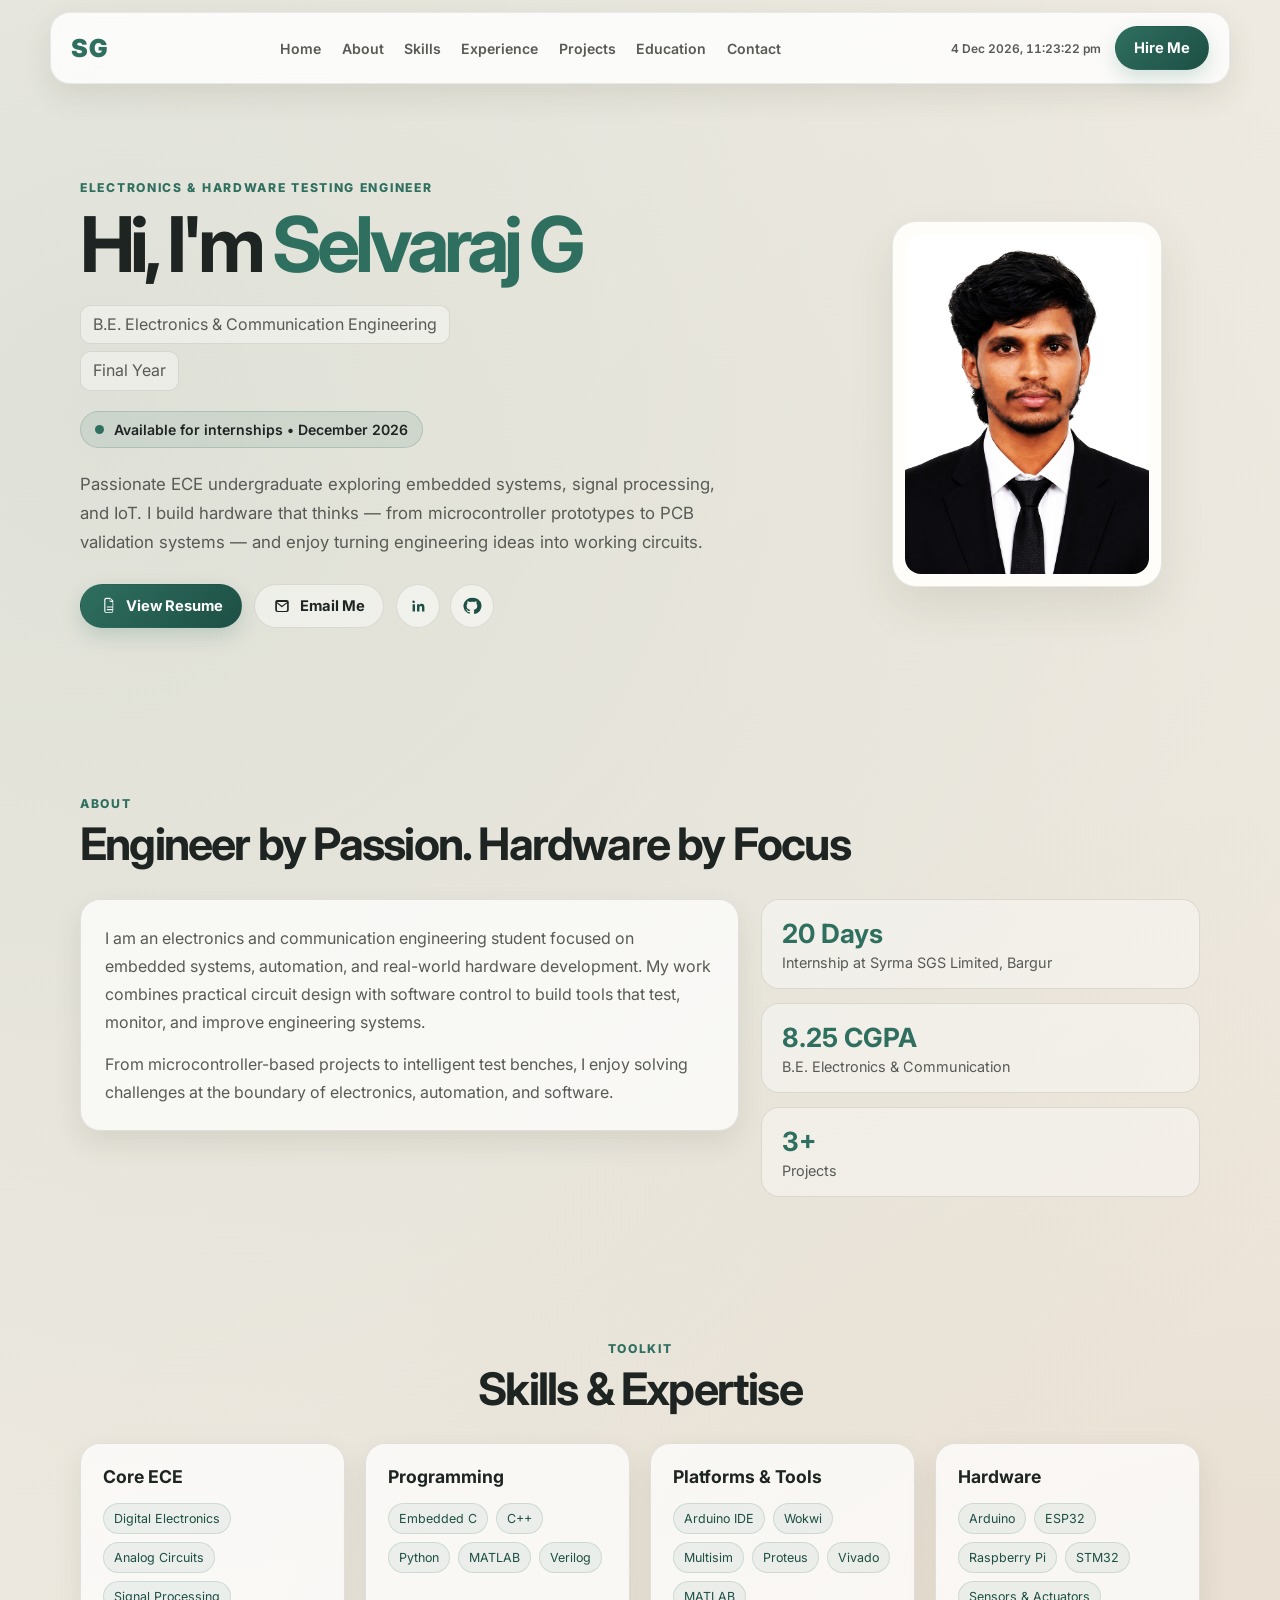
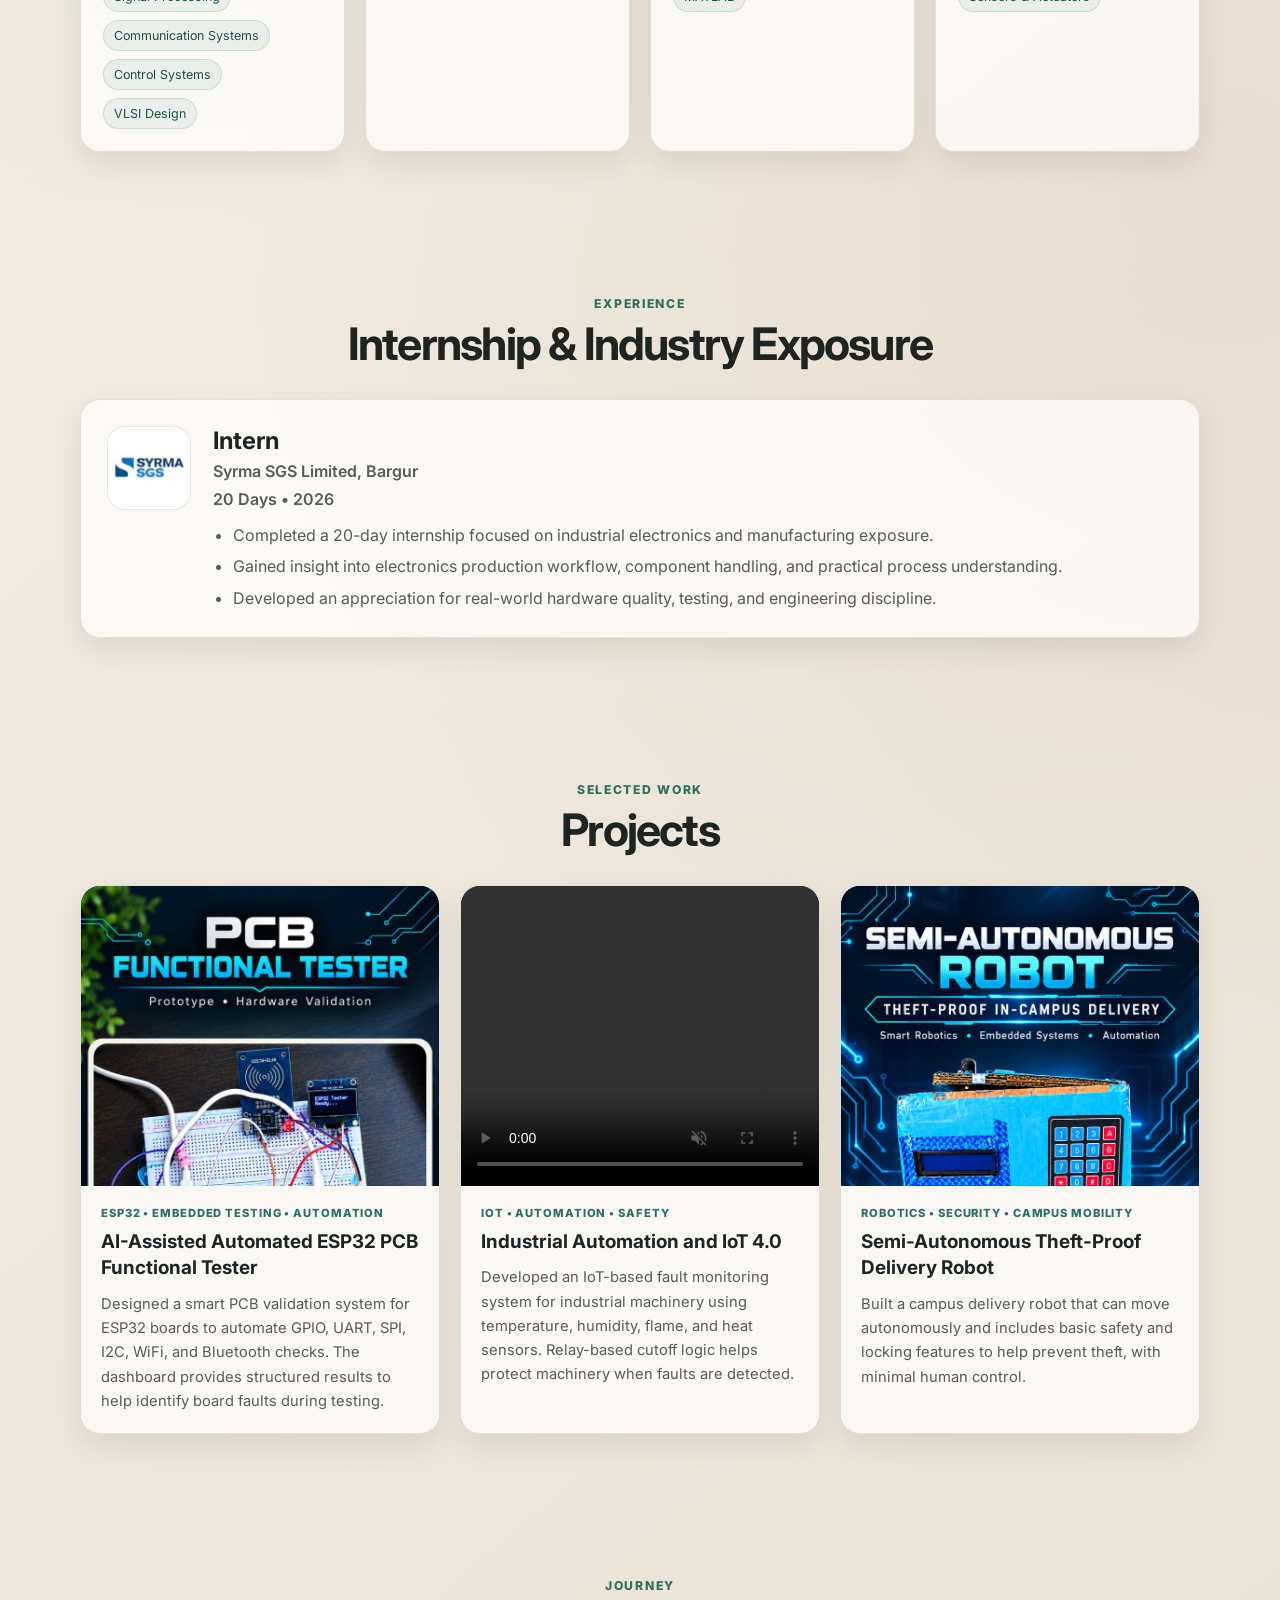
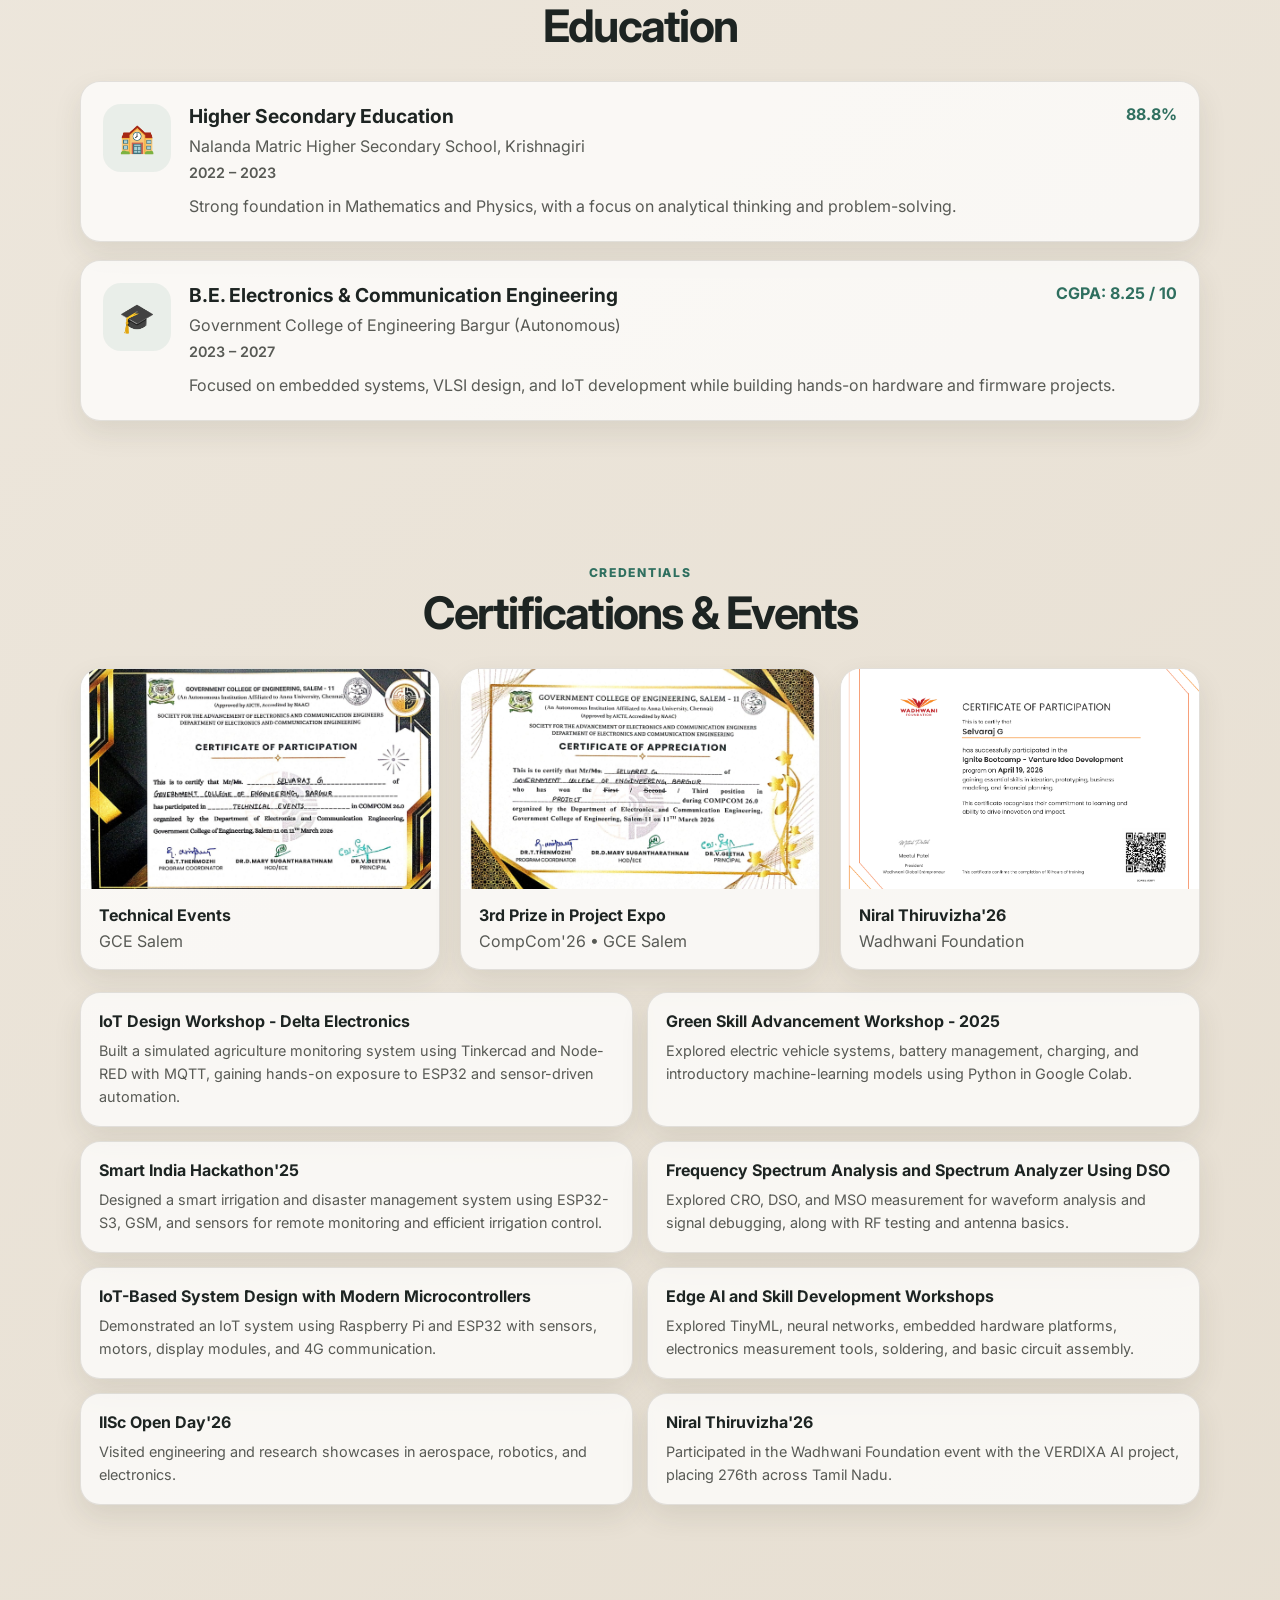
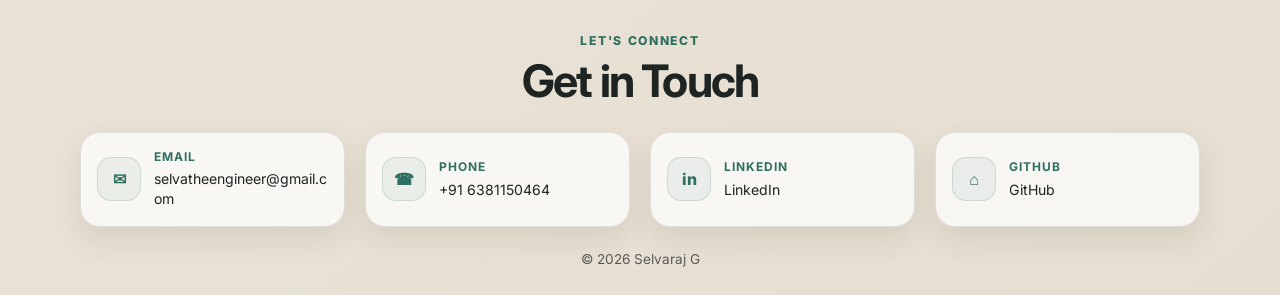
<file: index.html>
<!DOCTYPE html>
<html lang="en">
  <head>
    <meta charset="UTF-8" />
    <meta name="viewport" content="width=device-width, initial-scale=1.0" />
    <meta
      name="description"
      content="Selvaraj G's portfolio in electronics, hardware testing, embedded systems, and IoT."
    />
    <title>Selvaraj G | Electronics &amp; Hardware Testing Engineer</title>
    <link rel="preconnect" href="https://fonts.googleapis.com" />
    <link rel="preconnect" href="https://fonts.gstatic.com" crossorigin />
    <link
      href="https://fonts.googleapis.com/css2?family=Inter:wght@400;500;600;700;800;900&display=swap"
      rel="stylesheet"
    />
    <link rel="stylesheet" href="style.css" />
  </head>
  <body>
    <header class="topbar">
      <a class="brand" href="#home" aria-label="Selvaraj G home">SG</a>
      <nav class="nav" aria-label="Main navigation">
        <a href="#home">Home</a>
        <a href="#about">About</a>
        <a href="#skills">Skills</a>
        <a href="#experience">Experience</a>
        <a href="#projects">Projects</a>
        <a href="#education">Education</a>
        <a href="#contact">Contact</a>
      </nav>
      <div class="topbar-right">
        <time class="live-clock" id="live-clock" aria-label="Current date and time"></time>
        <a class="nav-cta" href="#contact">Hire Me</a>
      </div>
    </header>

    <main>
      <section class="hero" id="home">
        <div class="hero-copy">
          <p class="eyebrow">Electronics &amp; Hardware Testing Engineer</p>
          <h1>Hi, I'm <span>Selvaraj G</span></h1>
          <div class="hero-subtitle" aria-label="B.E. Electronics & Communication Engineering, Final Year">
            <p class="degree-line">B.E. Electronics &amp; Communication Engineering</p>
            <p class="year-line">Final Year</p>
          </div>
          <p class="availability-pill"><span class="pulse" aria-hidden="true"></span>Available for internships • December 2026</p>
          <p class="lead">
            Passionate ECE undergraduate exploring embedded systems, signal processing, and IoT.
            I build hardware that thinks — from microcontroller prototypes to PCB validation
            systems — and enjoy turning engineering ideas into working circuits.
          </p>
          <div class="cta-row">
            <a class="btn btn-primary" href="https://drive.google.com/file/d/1y0BRIrKEnvIbeT_kB8ZUXoPT676v6pBp/view?usp=drive_link" target="_blank" rel="noopener noreferrer">
              <svg viewBox="0 0 24 24" aria-hidden="true"><path d="M7 3.5A2.5 2.5 0 0 1 9.5 1h5.25a.75.75 0 0 1 .53.22l3.5 3.5a.75.75 0 0 1 .22.53V18.5A2.5 2.5 0 0 1 17 21H9.5A2.5 2.5 0 0 1 7 18.5v-15Zm2.5-.5a1 1 0 0 0-1 1v15a1 1 0 0 0 1 1H17a1 1 0 0 0 1-1V6.5h-2.5A1.5 1.5 0 0 1 14 5V2.5H9.5Zm5 1.07V5h2.93l-2.93-2.93ZM11 12.5h6.5a.75.75 0 0 1 0 1.5H11a.75.75 0 0 1 0-1.5Zm0 3.5h6.5a.75.75 0 0 1 0 1.5H11a.75.75 0 0 1 0-1.5Z"/></svg>
              View Resume
            </a>
            <a class="btn btn-secondary" href="mailto:selvatheengineer@gmail.com">
              <svg viewBox="0 0 24 24" aria-hidden="true"><path d="M3 6.75A2.75 2.75 0 0 1 5.75 4h12.5A2.75 2.75 0 0 1 21 6.75v10.5A2.75 2.75 0 0 1 18.25 20H5.75A2.75 2.75 0 0 1 3 17.25V6.75Zm2.2-.25 6.8 5.28 6.8-5.28H5.2Zm13.55 1.97-6.32 4.9a1 1 0 0 1-1.26 0L5.25 8.47v8.78c0 .69.56 1.25 1.25 1.25h10.99c.69 0 1.25-.56 1.25-1.25V8.47Z"/></svg>
              Email Me
            </a>
            <div class="social-links" aria-label="Social profiles">
              <a href="https://www.linkedin.com/in/selvaraj-g-5100303b3/" target="_blank" rel="noopener noreferrer" aria-label="LinkedIn">
                <svg viewBox="0 0 24 24" aria-hidden="true"><path d="M6.94 8.5A1.56 1.56 0 1 1 6.94 5.4a1.56 1.56 0 0 1 0 3.1ZM5.5 9.75h2.9v8.75H5.5V9.75Zm5.13 0h2.77v1.2h.04c.39-.74 1.34-1.52 2.76-1.52 2.96 0 3.5 1.95 3.5 4.48v4.59h-2.9v-4.3c0-1.02-.02-2.34-1.42-2.34-1.43 0-1.65 1.12-1.65 2.27v4.37h-2.9V9.75Z"/></svg>
              </a>
              <a href="https://github.com/selvaraj-ctrl" target="_blank" rel="noopener noreferrer" aria-label="GitHub">
                <svg viewBox="0 0 24 24" aria-hidden="true"><path d="M12 2.25A9.75 9.75 0 0 0 8.62 21.3c.49.09.67-.21.67-.47v-1.68c-2.72.59-3.3-1.17-3.3-1.17-.45-1.14-1.1-1.45-1.1-1.45-.9-.61.07-.6.07-.6 1 .07 1.53 1.03 1.53 1.03.88 1.52 2.32 1.08 2.89.83.09-.64.35-1.08.64-1.33-2.17-.25-4.45-1.09-4.45-4.83 0-1.07.38-1.94 1.01-2.62-.1-.25-.44-1.29.1-2.68 0 0 .83-.27 2.72 1.01A9.4 9.4 0 0 1 12 7.01c.84 0 1.69.11 2.49.33 1.88-1.28 2.71-1.01 2.71-1.01.54 1.39.2 2.43.1 2.68.63.68 1.01 1.55 1.01 2.62 0 3.75-2.29 4.58-4.47 4.82.36.31.68.92.68 1.86v2.76c0 .26.18.57.68.47A9.75 9.75 0 0 0 12 2.25Z"/></svg>
              </a>
            </div>
          </div>
        </div>
        <div class="hero-visual">
          <div class="portrait-card">
            <img src="image/image.png" alt="Portrait of Selvaraj G" />
          </div>
        </div>
      </section>

      <section class="section" id="about">
        <div class="section-heading">
          <p class="section-tag">About</p>
          <h2>Engineer by Passion. Hardware by Focus</h2>
        </div>
        <div class="about-grid">
          <div class="glass-card about-copy">
            <p>
              I am an electronics and communication engineering student focused on embedded
              systems, automation, and real-world hardware development. My work combines
              practical circuit design with software control to build tools that test, monitor,
              and improve engineering systems.
            </p>
            <p>
              From microcontroller-based projects to intelligent test benches, I enjoy solving
              challenges at the boundary of electronics, automation, and software.
            </p>
          </div>
          <div class="metrics">
            <div class="metric-box"><strong>20 Days</strong><span>Internship at Syrma SGS Limited, Bargur</span></div>
            <div class="metric-box"><strong>8.25 CGPA</strong><span>B.E. Electronics &amp; Communication</span></div>
            <div class="metric-box"><strong>3+</strong><span>Projects</span></div>
          </div>
        </div>
      </section>

      <section class="section" id="skills">
        <div class="section-heading center">
          <p class="section-tag">Toolkit</p>
          <h2>Skills &amp; Expertise</h2>
        </div>
        <div class="skills-grid">
          <article class="skill-card"><h3>Core ECE</h3><div class="tags"><span>Digital Electronics</span><span>Analog Circuits</span><span>Signal Processing</span><span>Communication Systems</span><span>Control Systems</span><span>VLSI Design</span></div></article>
          <article class="skill-card"><h3>Programming</h3><div class="tags"><span>Embedded C</span><span>C++</span><span>Python</span><span>MATLAB</span><span>Verilog</span></div></article>
          <article class="skill-card"><h3>Platforms &amp; Tools</h3><div class="tags"><span>Arduino IDE</span><span>Wokwi</span><span>Multisim</span><span>Proteus</span><span>Vivado</span><span>MATLAB</span></div></article>
          <article class="skill-card"><h3>Hardware</h3><div class="tags"><span>Arduino</span><span>ESP32</span><span>Raspberry Pi</span><span>STM32</span><span>Sensors &amp; Actuators</span></div></article>
        </div>
      </section>

      <section class="section" id="experience">
        <div class="section-heading center">
          <p class="section-tag">Experience</p>
          <h2>Internship &amp; Industry Exposure</h2>
        </div>
        <article class="experience-card glass-card">
          <div class="experience-icon"><img src="image/syrma-sgs-logo.jpg" alt="Syrma SGS Limited logo" /></div>
          <div class="experience-content">
            <h3>Intern</h3>
            <p class="company">Syrma SGS Limited, Bargur</p>
            <p class="duration">20 Days • 2026</p>
            <ul>
              <li>Completed a 20-day internship focused on industrial electronics and manufacturing exposure.</li>
              <li>Gained insight into electronics production workflow, component handling, and practical process understanding.</li>
              <li>Developed an appreciation for real-world hardware quality, testing, and engineering discipline.</li>
            </ul>
          </div>
        </article>
      </section>

      <section class="section" id="projects">
        <div class="section-heading center">
          <p class="section-tag">Selected Work</p>
          <h2>Projects</h2>
        </div>
        <div class="projects-grid">
          <article class="project-card">
            <div class="project-image"><img src="image/pcb-functional-tester.png" alt="ESP32 PCB functional tester prototype" /></div>
            <div class="project-body"><p class="project-tag">ESP32 • Embedded Testing • Automation</p><h3>AI-Assisted Automated ESP32 PCB Functional Tester</h3><p>Designed a smart PCB validation system for ESP32 boards to automate GPIO, UART, SPI, I2C, WiFi, and Bluetooth checks. The dashboard provides structured results to help identify board faults during testing.</p></div>
          </article>
          <article class="project-card">
            <div class="project-image"><video controls muted playsinline aria-label="Industrial IoT project demonstration"><source src="image/io.mp4" type="video/mp4" />Your browser does not support video playback.</video></div>
            <div class="project-body"><p class="project-tag">IoT • Automation • Safety</p><h3>Industrial Automation and IoT 4.0</h3><p>Developed an IoT-based fault monitoring system for industrial machinery using temperature, humidity, flame, and heat sensors. Relay-based cutoff logic helps protect machinery when faults are detected.</p></div>
          </article>
          <article class="project-card">
            <div class="project-image"><img src="image/delivery-robot.png" alt="Semi-autonomous theft-proof campus delivery robot" /></div>
            <div class="project-body"><p class="project-tag">Robotics • Security • Campus Mobility</p><h3>Semi-Autonomous Theft-Proof Delivery Robot</h3><p>Built a campus delivery robot that can move autonomously and includes basic safety and locking features to help prevent theft, with minimal human control.</p></div>
          </article>
        </div>
      </section>

      <section class="section" id="education">
        <div class="section-heading center">
          <p class="section-tag">Journey</p>
          <h2>Education</h2>
        </div>
        <div class="edu-stack">
          <article class="edu-card glass-card">
            <div class="edu-icon" aria-hidden="true">🏫</div>
            <div class="edu-content">
              <div class="edu-head"><h3>Higher Secondary Education</h3><span>88.8%</span></div>
              <p class="school">Nalanda Matric Higher Secondary School, Krishnagiri</p>
              <p class="date">2022 – 2023</p>
              <p>Strong foundation in Mathematics and Physics, with a focus on analytical thinking and problem-solving.</p>
            </div>
          </article>
          <article class="edu-card glass-card">
            <div class="edu-icon" aria-hidden="true">🎓</div>
            <div class="edu-content">
              <div class="edu-head"><h3>B.E. Electronics &amp; Communication Engineering</h3><span>CGPA: 8.25 / 10</span></div>
              <p class="school">Government College of Engineering Bargur (Autonomous)</p>
              <p class="date">2023 – 2027</p>
              <p>Focused on embedded systems, VLSI design, and IoT development while building hands-on hardware and firmware projects.</p>
            </div>
          </article>
        </div>
      </section>

      <section class="section" id="credentials">
        <div class="section-heading center">
          <p class="section-tag">Credentials</p>
          <h2>Certifications &amp; Events</h2>
        </div>
        <div class="credential-grid">
          <article class="credential-card glass-card"><img src="image/TE.jpeg" alt="Technical events certificate" /><div><h3>Technical Events</h3><p>GCE Salem</p></div></article>
          <article class="credential-card glass-card"><img src="image/PE.jpeg" alt="Project expo achievement certificate" /><div><h3>3rd Prize in Project Expo</h3><p>CompCom'26 • GCE Salem</p></div></article>
          <article class="credential-card glass-card"><img src="image/we.png" alt="Niral Thiruvizha certificate" /><div><h3>Niral Thiruvizha'26</h3><p>Wadhwani Foundation</p></div></article>
        </div>
        <div class="event-list">
          <article class="event-item glass-card"><h3>IoT Design Workshop - Delta Electronics</h3><p>Built a simulated agriculture monitoring system using Tinkercad and Node-RED with MQTT, gaining hands-on exposure to ESP32 and sensor-driven automation.</p></article>
          <article class="event-item glass-card"><h3>Green Skill Advancement Workshop - 2025</h3><p>Explored electric vehicle systems, battery management, charging, and introductory machine-learning models using Python in Google Colab.</p></article>
          <article class="event-item glass-card"><h3>Smart India Hackathon'25</h3><p>Designed a smart irrigation and disaster management system using ESP32-S3, GSM, and sensors for remote monitoring and efficient irrigation control.</p></article>
          <article class="event-item glass-card"><h3>Frequency Spectrum Analysis and Spectrum Analyzer Using DSO</h3><p>Explored CRO, DSO, and MSO measurement for waveform analysis and signal debugging, along with RF testing and antenna basics.</p></article>
          <article class="event-item glass-card"><h3>IoT-Based System Design with Modern Microcontrollers</h3><p>Demonstrated an IoT system using Raspberry Pi and ESP32 with sensors, motors, display modules, and 4G communication.</p></article>
          <article class="event-item glass-card"><h3>Edge AI and Skill Development Workshops</h3><p>Explored TinyML, neural networks, embedded hardware platforms, electronics measurement tools, soldering, and basic circuit assembly.</p></article>
          <article class="event-item glass-card"><h3>IISc Open Day'26</h3><p>Visited engineering and research showcases in aerospace, robotics, and electronics.</p></article>
          <article class="event-item glass-card"><h3>Niral Thiruvizha'26</h3><p>Participated in the Wadhwani Foundation event with the VERDIXA AI project, placing 276th across Tamil Nadu.</p></article>
        </div>
      </section>
    </main>

    <footer class="site-footer" id="contact">
      <div class="section-heading center footer-heading"><p class="section-tag">Let's Connect</p><h2>Get in Touch</h2></div>
      <div class="contact-grid">
        <div class="contact-card glass-card"><span class="contact-icon" aria-hidden="true">✉</span><div><h3>Email</h3><a href="mailto:selvatheengineer@gmail.com">selvatheengineer@gmail.com</a></div></div>
        <div class="contact-card glass-card"><span class="contact-icon" aria-hidden="true">☎</span><div><h3>Phone</h3><a href="tel:+916381150464">+91 6381150464</a></div></div>
        <div class="contact-card glass-card"><span class="contact-icon" aria-hidden="true">in</span><div><h3>LinkedIn</h3><a href="https://www.linkedin.com/in/selvaraj-g-5100303b3/" target="_blank" rel="noopener noreferrer">LinkedIn</a></div></div>
        <div class="contact-card glass-card"><span class="contact-icon" aria-hidden="true">⌂</span><div><h3>GitHub</h3><a href="https://github.com/selvaraj-ctrl" target="_blank" rel="noopener noreferrer">GitHub</a></div></div>
      </div>
      <p class="footer-note">© <span id="year"></span> Selvaraj G</p>
    </footer>

    <script src="script.js"></script>
    <script>
      const currentYear = document.getElementById("year");
      const liveClock = document.getElementById("live-clock");
      if (currentYear) currentYear.textContent = new Date().getFullYear();
      if (liveClock) {
        const updateClock = () => {
          const now = new Date();
          liveClock.dateTime = now.toISOString();
          liveClock.textContent = new Intl.DateTimeFormat("en-IN", {
            dateStyle: "medium",
            timeStyle: "medium",
          }).format(now);
        };
        updateClock();
        window.setInterval(updateClock, 1000);
      }
    </script>
  </body>
</html>
</file>
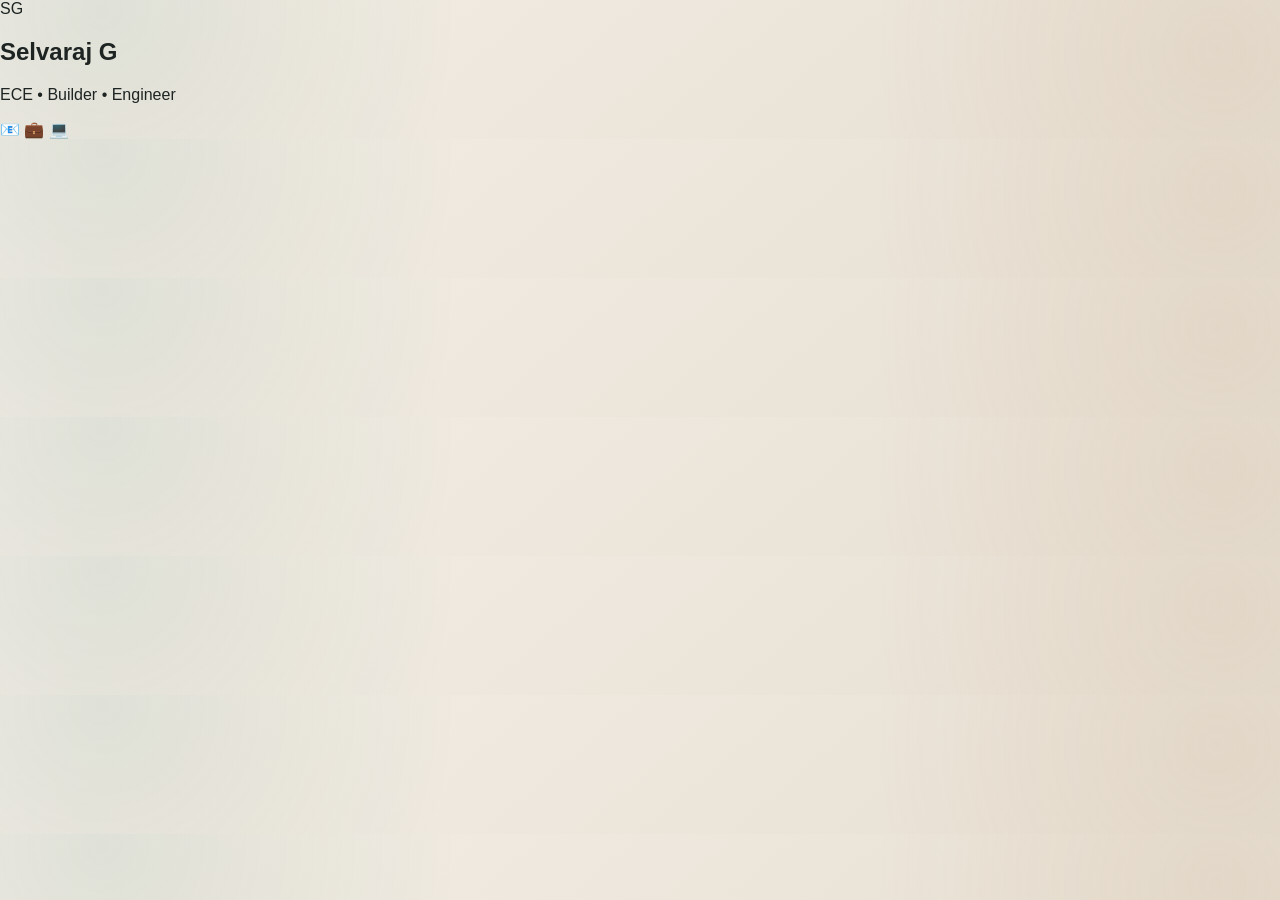
<file: Untitled-1.html>
<!DOCTYPE html>
<html lang="en">
<head>
    <meta charset="UTF-8">
    <meta name="viewport" content="width=device-width, initial-scale=1.0">
    <title>Selvaraj G | Portfolio</title>
    <link rel="stylesheet" href="style.css">
</head>
<body>

    <!-- Header -->
    <header class="navbar">
        <div class="logo">SG</div>
        <div class="name">
            <h2>Selvaraj G</h2>
            <p>ECE • Builder • Engineer</p>
        </div>

        <div class="icons">
            <a href="#">📧</a>
            <a href="#">💼</a>
            <a href="#">💻</a>
        </div>
    </header>

</body>
</html>
</file>
<file: style.css>
:root {
  color-scheme: light;
  --background: #f4efe7;
  --background-deep: #e6ded1;
  --surface: rgba(255, 255, 255, 0.72);
  --surface-solid: #fffdf9;
  --border: rgba(82, 75, 62, 0.14);
  --primary: #2f6f5f;
  --primary-dark: #1d4f45;
  --text: #1d2422;
  --muted: #585a55;
  --shadow: rgba(62, 55, 43, 0.1);
}

* {
  box-sizing: border-box;
}

html {
  scroll-behavior: smooth;
  scroll-padding-top: 110px;
}

body {
  min-width: 320px;
  margin: 0;
  color: var(--text);
  font-family: "Inter", sans-serif;
  background:
    radial-gradient(circle at 8% 8%, rgba(47, 111, 95, 0.1), transparent 30%),
    radial-gradient(circle at 95% 35%, rgba(188, 145, 105, 0.11), transparent 28%),
    linear-gradient(140deg, var(--background), var(--background-deep));
}

a {
  color: inherit;
  text-decoration: none;
}

img,
video {
  display: block;
  max-width: 100%;
}

.topbar {
  position: sticky;
  z-index: 20;
  top: 12px;
  display: flex;
  width: min(1180px, calc(100% - 40px));
  min-height: 72px;
  align-items: center;
  justify-content: space-between;
  gap: 20px;
  margin: 12px auto 0;
  padding: 12px 20px;
  border: 1px solid rgba(47, 79, 68, 0.1);
  border-radius: 20px;
  background: rgba(255, 255, 255, 0.82);
  box-shadow: 0 12px 30px var(--shadow);
  backdrop-filter: blur(18px);
}

.brand {
  flex: 0 0 auto;
  color: var(--primary);
  font-size: 1.55rem;
  font-weight: 900;
  letter-spacing: 0.06em;
}

.nav {
  display: flex;
  flex: 1 1 auto;
  align-items: center;
  justify-content: center;
  gap: clamp(10px, 1.6vw, 22px);
}

.nav a {
  color: var(--muted);
  font-size: 0.88rem;
  font-weight: 600;
  white-space: nowrap;
  transition: color 0.2s ease;
}

.nav a:hover,
.nav a:focus-visible {
  color: var(--primary);
}

.topbar-right {
  display: flex;
  flex: 0 0 auto;
  align-items: center;
  gap: 14px;
}

.live-clock {
  color: var(--muted);
  font-size: 0.75rem;
  font-weight: 600;
  white-space: nowrap;
  font-variant-numeric: tabular-nums;
}

.nav-cta,
.btn {
  display: inline-flex;
  min-height: 44px;
  align-items: center;
  justify-content: center;
  gap: 9px;
  padding: 0 18px;
  border: 1px solid transparent;
  border-radius: 999px;
  font-size: 0.92rem;
  font-weight: 700;
  white-space: nowrap;
  transition: transform 0.2s ease, box-shadow 0.2s ease;
}

.nav-cta,
.btn-primary {
  color: #fff;
  background: linear-gradient(135deg, var(--primary), var(--primary-dark));
  box-shadow: 0 8px 20px rgba(47, 111, 95, 0.2);
}

.btn-secondary {
  border-color: var(--border);
  color: var(--text);
  background: rgba(255, 255, 255, 0.45);
}

.nav-cta:hover,
.btn:hover {
  transform: translateY(-2px);
}

.btn svg {
  width: 18px;
  height: 18px;
  flex: 0 0 auto;
  fill: currentColor;
}

.hero,
.section,
.site-footer {
  width: min(1120px, calc(100% - 48px));
  margin-right: auto;
  margin-left: auto;
}

.hero {
  display: grid;
  min-height: 640px;
  grid-template-columns: minmax(0, 1.35fr) minmax(260px, 0.65fr);
  align-items: center;
  gap: 56px;
  padding-top: 54px;
  padding-bottom: 54px;
}

.hero-copy {
  min-width: 0;
}

.eyebrow,
.section-tag {
  margin: 0 0 10px;
  color: var(--primary);
  font-size: 0.76rem;
  font-weight: 800;
  letter-spacing: 0.14em;
  text-transform: uppercase;
}

.hero h1 {
  margin: 0;
  font-size: clamp(3rem, 6vw, 5.2rem);
  line-height: 1.04;
  letter-spacing: -0.065em;
}

.hero h1 span {
  color: var(--primary);
}

.hero-subtitle {
  display: flex;
  flex-direction: column;
  align-items: flex-start;
  gap: 7px;
  margin-top: 20px;
}

.degree-line,
.year-line {
  margin: 0;
  padding: 7px 12px;
  border: 1px solid var(--border);
  border-radius: 10px;
  background: rgba(255, 255, 255, 0.4);
  color: var(--muted);
  font-size: 1rem;
  line-height: 1.45;
}

.degree-line {
  max-width: 100%;
}

.availability-pill {
  display: inline-flex;
  align-items: center;
  gap: 10px;
  margin: 20px 0 0;
  padding: 9px 14px;
  border: 1px solid rgba(47, 111, 95, 0.2);
  border-radius: 999px;
  background: rgba(47, 111, 95, 0.1);
  color: var(--text);
  font-size: 0.88rem;
  font-weight: 600;
}

.pulse {
  width: 9px;
  height: 9px;
  flex: 0 0 auto;
  border-radius: 50%;
  background: var(--primary);
}

.lead {
  max-width: 660px;
  margin: 22px 0 0;
  color: var(--muted);
  font-size: 1.05rem;
  line-height: 1.75;
}

.cta-row {
  display: flex;
  align-items: center;
  gap: 12px;
  margin-top: 26px;
  flex-wrap: wrap;
}

.social-links {
  display: flex;
  align-items: center;
  gap: 10px;
}

.social-links a {
  display: grid;
  width: 44px;
  height: 44px;
  place-items: center;
  border: 1px solid var(--border);
  border-radius: 50%;
  background: rgba(255, 255, 255, 0.5);
  color: var(--primary-dark);
  transition: transform 0.2s ease, box-shadow 0.2s ease;
}

.social-links a:hover {
  transform: translateY(-2px);
  box-shadow: 0 8px 18px var(--shadow);
}

.social-links svg {
  width: 20px;
  height: 20px;
  fill: currentColor;
}

.hero-visual {
  display: flex;
  justify-content: center;
}

.portrait-card {
  width: min(270px, 100%);
  padding: 12px;
  overflow: hidden;
  border: 1px solid rgba(47, 79, 68, 0.12);
  border-radius: 24px;
  background: var(--surface-solid);
  box-shadow: 0 20px 45px var(--shadow);
}

.portrait-card img {
  width: 100%;
  height: 340px;
  border-radius: 16px;
  object-fit: cover;
  object-position: center top;
}

.section {
  padding-top: 72px;
  padding-bottom: 72px;
}

.section-heading {
  margin-bottom: 28px;
}

.section-heading.center {
  text-align: center;
}

.section-heading h2 {
  margin: 0;
  font-size: clamp(2rem, 4vw, 2.8rem);
  line-height: 1.15;
  letter-spacing: -0.04em;
}

.section-tag {
  margin-bottom: 8px;
}

.glass-card,
.skill-card,
.project-card {
  border: 1px solid var(--border);
  border-radius: 20px;
  background: var(--surface);
  box-shadow: 0 12px 28px var(--shadow);
}

.about-grid {
  display: grid;
  grid-template-columns: minmax(0, 1.2fr) minmax(250px, 0.8fr);
  align-items: start;
  gap: 22px;
}

.about-copy {
  padding: 24px;
}

.about-copy p {
  margin: 0 0 14px;
  color: var(--muted);
  font-size: 1rem;
  line-height: 1.75;
}

.about-copy p:last-child {
  margin-bottom: 0;
}

.metrics {
  display: grid;
  gap: 14px;
}

.metric-box {
  display: flex;
  min-height: 90px;
  flex-direction: column;
  justify-content: center;
  gap: 5px;
  padding: 17px 20px;
  border: 1px solid var(--border);
  border-radius: 18px;
  background: rgba(255, 255, 255, 0.4);
}

.metric-box strong {
  color: var(--primary);
  font-size: 1.65rem;
}

.metric-box span {
  color: var(--muted);
  font-size: 0.9rem;
}

.skills-grid,
.projects-grid,
.credential-grid,
.contact-grid {
  display: grid;
  gap: 20px;
}

.skills-grid {
  grid-template-columns: repeat(4, minmax(0, 1fr));
}

.skill-card {
  padding: 22px;
}

.skill-card h3 {
  margin: 0 0 16px;
  font-size: 1.1rem;
}

.tags {
  display: flex;
  gap: 8px;
  flex-wrap: wrap;
}

.tags span {
  padding: 7px 10px;
  border: 1px solid rgba(47, 111, 95, 0.16);
  border-radius: 999px;
  background: rgba(47, 111, 95, 0.07);
  color: var(--primary-dark);
  font-size: 0.78rem;
}

.experience-card {
  display: grid;
  grid-template-columns: 84px minmax(0, 1fr);
  align-items: start;
  gap: 22px;
  padding: 26px;
}

.experience-icon {
  display: grid;
  width: 84px;
  height: 84px;
  place-items: center;
  overflow: hidden;
  border: 1px solid var(--border);
  border-radius: 18px;
  background: #fff;
}

.experience-icon img {
  width: 100%;
  height: 100%;
  object-fit: contain;
}

.experience-content h3 {
  margin: 0 0 6px;
  font-size: 1.5rem;
}

.company,
.duration {
  margin: 0 0 8px;
  color: var(--muted);
  font-weight: 600;
}

.experience-content ul {
  display: grid;
  gap: 6px;
  margin: 14px 0 0;
  padding-left: 20px;
  color: var(--muted);
  line-height: 1.6;
}

.projects-grid {
  grid-template-columns: repeat(3, minmax(0, 1fr));
  align-items: stretch;
}

.project-card {
  min-width: 0;
  overflow: hidden;
  transition: transform 0.2s ease, box-shadow 0.2s ease;
}

.project-card:hover {
  transform: translateY(-4px);
  box-shadow: 0 18px 34px var(--shadow);
}

.project-image {
  display: grid;
  height: 300px;
  place-items: center;
  overflow: hidden;
  background: #0c1820;
}

.project-image img,
.project-image video {
  width: 100%;
  height: 100%;
  object-fit: contain;
}

.project-body {
  padding: 20px;
}

.project-tag {
  margin: 0 0 9px;
  color: var(--primary);
  font-size: 0.7rem;
  font-weight: 800;
  letter-spacing: 0.08em;
  text-transform: uppercase;
}

.project-body h3 {
  margin: 0 0 10px;
  font-size: 1.18rem;
  line-height: 1.4;
}

.project-body p:last-child {
  margin: 0;
  color: var(--muted);
  font-size: 0.92rem;
  line-height: 1.65;
}

.edu-stack {
  display: grid;
  gap: 18px;
}

.edu-card {
  display: grid;
  grid-template-columns: 68px minmax(0, 1fr);
  align-items: start;
  gap: 18px;
  padding: 22px;
}

.edu-icon {
  display: grid;
  width: 68px;
  height: 68px;
  place-items: center;
  border-radius: 18px;
  background: rgba(47, 111, 95, 0.08);
  font-size: 1.8rem;
}

.edu-head {
  display: flex;
  align-items: flex-start;
  justify-content: space-between;
  gap: 14px;
  flex-wrap: wrap;
}

.edu-head h3 {
  margin: 0;
  font-size: 1.2rem;
}

.edu-head span {
  color: var(--primary);
  font-weight: 700;
  white-space: nowrap;
}

.school,
.date {
  margin: 8px 0 0;
  color: var(--muted);
}

.date {
  font-size: 0.9rem;
  font-weight: 600;
}

.edu-content > p:last-child {
  margin: 12px 0 0;
  color: var(--muted);
  line-height: 1.65;
}

.credential-grid {
  grid-template-columns: repeat(3, minmax(0, 1fr));
}

.credential-card {
  overflow: hidden;
}

.credential-card img {
  width: 100%;
  height: 220px;
  object-fit: cover;
}

.credential-card > div {
  padding: 16px 18px 18px;
}

.credential-card h3 {
  margin: 0 0 6px;
  font-size: 1rem;
}

.credential-card p {
  margin: 0;
  color: var(--muted);
}

.event-list {
  display: grid;
  grid-template-columns: repeat(2, minmax(0, 1fr));
  gap: 14px;
  margin-top: 22px;
}

.event-item {
  padding: 18px;
}

.event-item h3 {
  margin: 0 0 8px;
  font-size: 1rem;
}

.event-item p {
  margin: 0;
  color: var(--muted);
  font-size: 0.9rem;
  line-height: 1.6;
}

.site-footer {
  padding-top: 56px;
  padding-bottom: 28px;
}

.footer-heading {
  margin-bottom: 24px;
}

.contact-grid {
  grid-template-columns: repeat(4, minmax(0, 1fr));
}

.contact-card {
  display: flex;
  min-width: 0;
  align-items: center;
  gap: 13px;
  padding: 16px;
}

.contact-icon {
  display: grid;
  width: 44px;
  height: 44px;
  flex: 0 0 auto;
  place-items: center;
  border: 1px solid rgba(47, 111, 95, 0.16);
  border-radius: 14px;
  background: rgba(47, 111, 95, 0.07);
  color: var(--primary);
  font-weight: 800;
}

.contact-card h3 {
  margin: 0 0 5px;
  color: var(--primary);
  font-size: 0.75rem;
  letter-spacing: 0.08em;
  text-transform: uppercase;
}

.contact-card a {
  display: inline-block;
  color: var(--text);
  font-size: 0.88rem;
  line-height: 1.45;
  overflow-wrap: anywhere;
}

.contact-card a:hover {
  color: var(--primary);
}

.footer-note {
  margin: 24px 0 0;
  color: var(--muted);
  font-size: 0.85rem;
  text-align: center;
}

@media (max-width: 1020px) {
  .topbar {
    flex-wrap: wrap;
    justify-content: center;
  }

  .nav {
    order: 3;
    flex-basis: 100%;
    flex-wrap: wrap;
  }

  .topbar-right {
    margin-left: auto;
  }

  .skills-grid,
  .projects-grid {
    grid-template-columns: repeat(2, minmax(0, 1fr));
  }

  .contact-grid {
    grid-template-columns: repeat(2, minmax(0, 1fr));
  }
}

@media (max-width: 700px) {
  html {
    scroll-padding-top: 155px;
  }

  .topbar {
    position: sticky;
    top: 6px;
    width: calc(100% - 20px);
    gap: 10px;
    margin-top: 6px;
    padding: 10px 12px;
    border-radius: 16px;
  }

  .brand {
    margin-right: auto;
  }

  .topbar-right {
    gap: 8px;
    margin-left: 0;
  }

  .live-clock {
    font-size: 0.68rem;
  }

  .nav-cta {
    min-height: 38px;
    padding: 0 13px;
    font-size: 0.82rem;
  }

  .nav {
    justify-content: flex-start;
    gap: 8px 14px;
    overflow-x: auto;
    flex-wrap: nowrap;
    padding: 3px 0;
  }

  .nav a {
    font-size: 0.78rem;
  }

  .hero,
  .section,
  .site-footer {
    width: calc(100% - 32px);
  }

  .hero {
    min-height: auto;
    grid-template-columns: minmax(0, 1fr);
    gap: 32px;
    padding-top: 52px;
    padding-bottom: 38px;
  }

  .hero h1 {
    font-size: clamp(2.8rem, 12vw, 4.2rem);
  }

  .degree-line,
  .year-line {
    font-size: 0.9rem;
  }

  .lead {
    font-size: 0.98rem;
  }

  .cta-row {
    gap: 10px;
  }

  .btn {
    min-height: 42px;
    padding: 0 13px;
    font-size: 0.82rem;
  }

  .social-links {
    gap: 8px;
  }

  .social-links a {
    width: 42px;
    height: 42px;
  }

  .portrait-card {
    width: min(250px, 80%);
  }

  .portrait-card img {
    height: 300px;
  }

  .section {
    padding-top: 52px;
    padding-bottom: 52px;
  }

  .about-grid,
  .skills-grid,
  .projects-grid,
  .credential-grid,
  .event-list,
  .contact-grid {
    grid-template-columns: minmax(0, 1fr);
  }

  .experience-card,
  .edu-card {
    grid-template-columns: 1fr;
    gap: 14px;
    padding: 20px;
  }

  .experience-icon {
    width: 70px;
    height: 70px;
  }

  .project-image {
    height: 280px;
  }

  .site-footer {
    padding-top: 40px;
  }
}

@media (prefers-reduced-motion: reduce) {
  *,
  *::before,
  *::after {
    scroll-behavior: auto !important;
    transition-duration: 0.01ms !important;
  }
}
</file>
